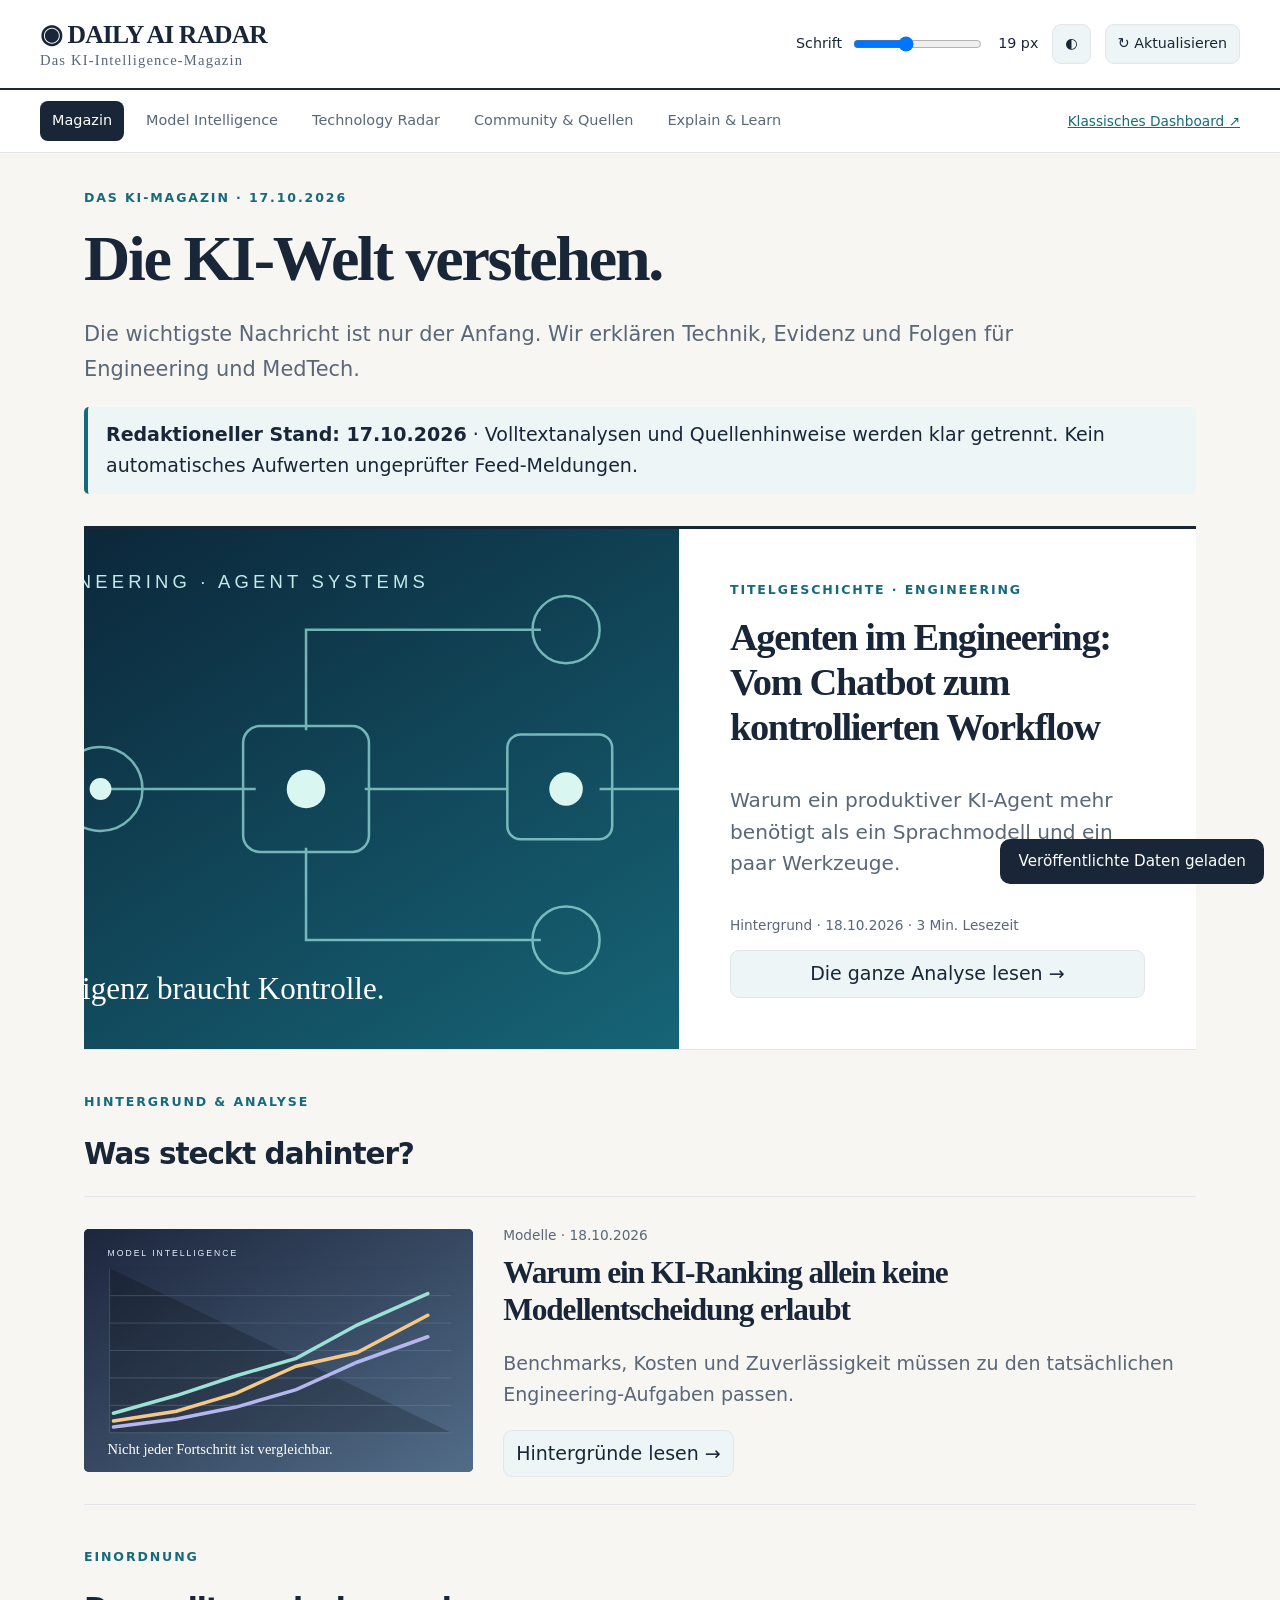
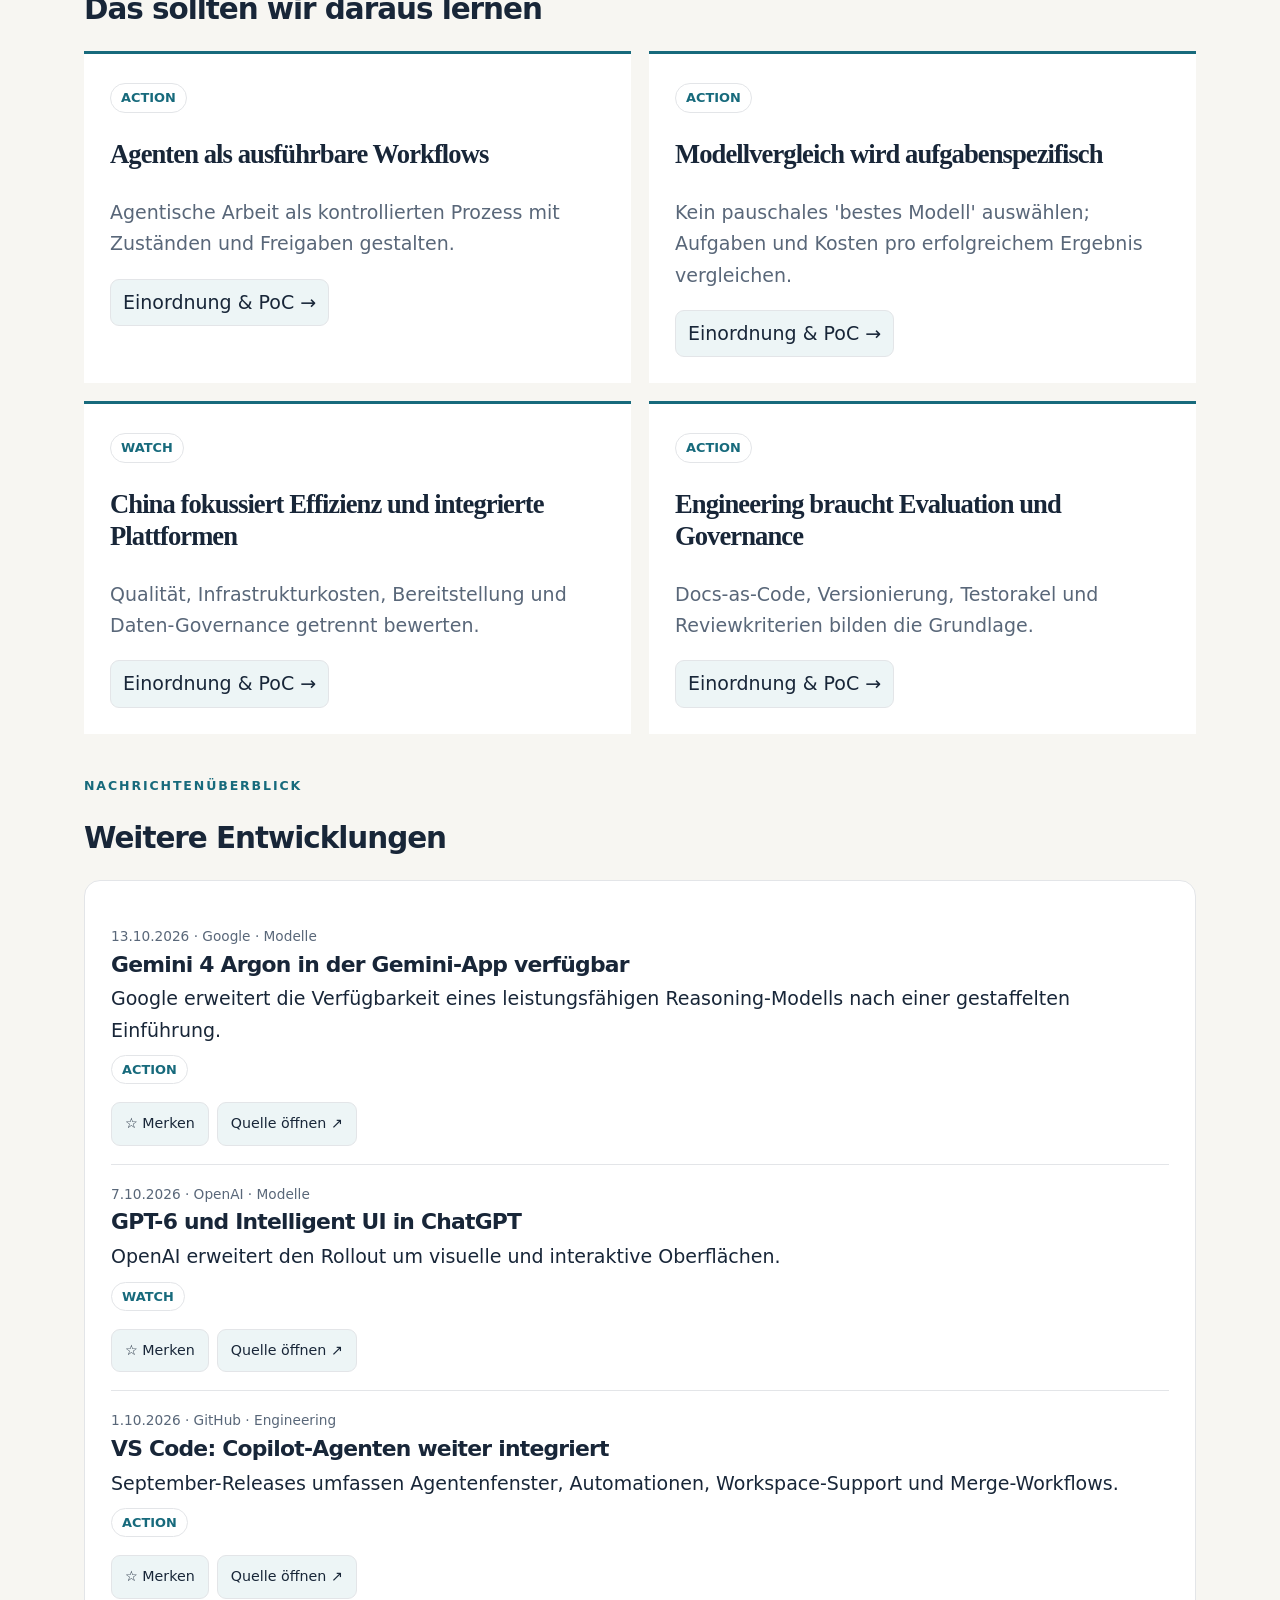
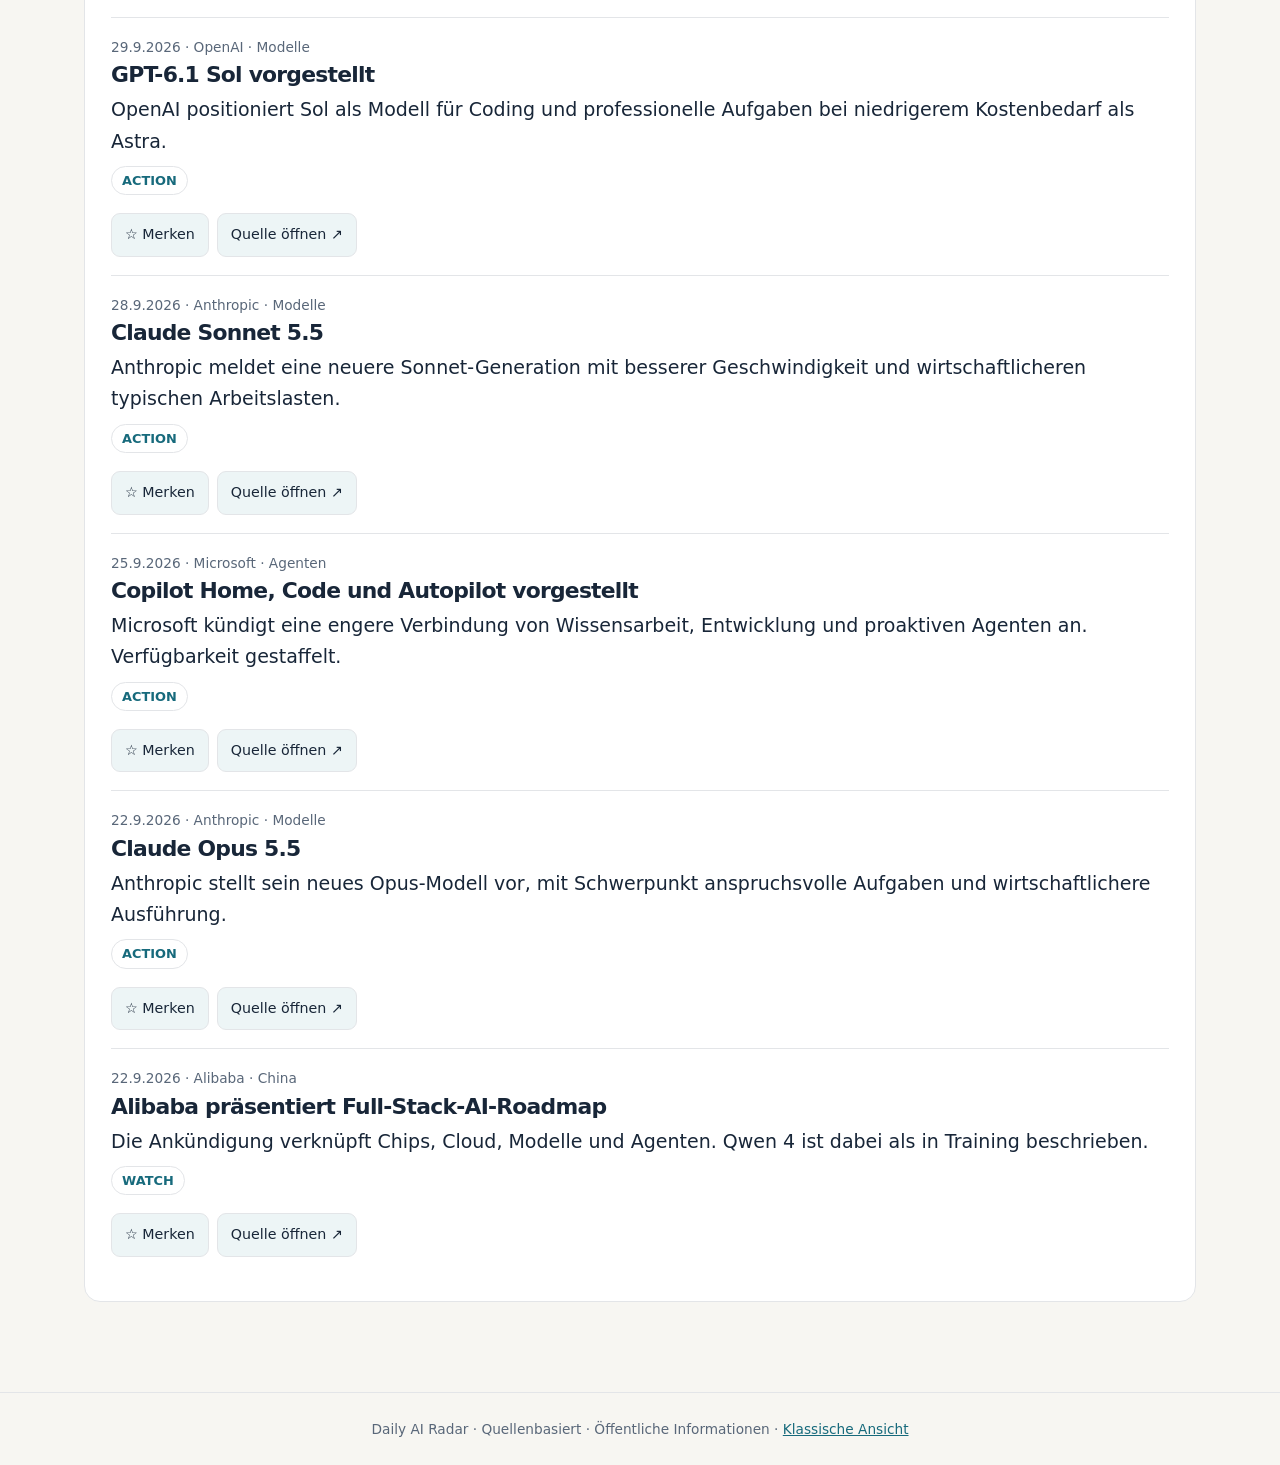
<file: magazine.html>
<!doctype html><html lang="de"><head><meta charset="utf-8"><meta name="viewport" content="width=device-width,initial-scale=1"><meta name="theme-color" content="#101d2c"><title>Daily AI Radar · Magazin</title><link rel="stylesheet" href="assets/magazine.css"><script defer src="assets/magazine.js"></script></head><body><header class="masthead"><a class="logo" href="magazine.html">◉ DAILY <b>AI RADAR</b><small>Das KI-Intelligence-Magazin</small></a><div class="header-actions"><label>Schrift <input id="font" type="range" min="15" max="25" value="19" aria-label="Schriftgröße"></label><span id="fontVal">19 px</span><button id="theme" title="Farbschema wechseln">◐</button><button id="refresh" title="Veröffentlichte Daten neu laden">↻ Aktualisieren</button></div></header><nav class="tabs" aria-label="Rubriken"><button data-view="today" class="active">Magazin</button><button data-view="models">Model Intelligence</button><button data-view="radar">Technology Radar</button><button data-view="signals">Community & Quellen</button><button data-view="learn">Explain & Learn</button><a href="index.html">Klassisches Dashboard ↗</a></nav><main id="app" aria-live="polite"><p>Daten werden geladen …</p></main><footer>Daily AI Radar · Quellenbasiert · Öffentliche Informationen · <a href="index.html">Klassische Ansicht</a></footer><div id="toast" role="status" aria-live="polite"></div></body></html>
</file>
<file: assets/magazine.css>
:root{--bg:#f7f6f2;--paper:#fff;--ink:#182638;--muted:#596779;--line:#e3e5e8;--accent:#176a7c;--soft:#edf5f6;--fs:19px}*{box-sizing:border-box}html{scroll-behavior:smooth}body{margin:0;background:var(--bg);color:var(--ink);font:var(--fs)/1.65 system-ui,-apple-system,"Segoe UI",sans-serif}body.dark{--bg:#101a25;--paper:#192837;--ink:#e9f0f5;--muted:#b4c3cf;--line:#344758;--accent:#7ed3dd;--soft:#223b47}a{color:var(--accent)}button,input,select{font:inherit}button{cursor:pointer}.masthead{display:flex;justify-content:space-between;align-items:center;gap:18px;padding:19px max(24px,calc((100vw - 1200px)/2));background:var(--paper);border-bottom:1px solid var(--line)}.logo{text-decoration:none;color:var(--ink);font-size:1.22em;font-weight:700;line-height:1.25;letter-spacing:.03em}.logo small{display:block;font-size:.57em;font-weight:400;letter-spacing:.08em;color:var(--muted)}.header-actions{display:flex;align-items:center;gap:14px;flex-wrap:wrap;font-size:.75em}.header-actions label{display:flex;align-items:center;gap:9px}.header-actions button,.control{background:var(--soft);border:1px solid var(--line);color:var(--ink);padding:7px 12px;border-radius:9px}.tabs{display:flex;gap:10px;align-items:center;overflow-x:auto;padding:11px max(24px,calc((100vw - 1200px)/2));background:var(--paper);border-bottom:1px solid var(--line);white-space:nowrap}.tabs button{background:none;border:0;color:var(--muted);padding:8px 12px;font-size:.76em;border-radius:8px}.tabs button.active{background:var(--ink);color:var(--paper)}.tabs a{font-size:.72em;margin-left:auto}main{max-width:1200px;margin:0 auto;padding:35px 24px 90px}.eyebrow{text-transform:uppercase;letter-spacing:.15em;font-size:.66em;font-weight:800;color:var(--accent)}h1,h2,h3{line-height:1.18;letter-spacing:-.025em}h1{font-size:clamp(2.1em,4.5vw,3.3em);margin:12px 0 16px}h2{font-size:1.55em}h3{font-size:1.15em}.lead{color:var(--muted);font-size:1.1em;max-width:75ch}.section{margin-top:42px}.rule{border:0;border-top:1px solid var(--line);margin:26px 0}.grid{display:grid;grid-template-columns:1.6fr 1fr;gap:20px}.cards{display:grid;grid-template-columns:repeat(3,1fr);gap:18px}.card,.hero,.article,.panel{background:var(--paper);border:1px solid var(--line);border-radius:16px;padding:26px}.hero{padding:38px;min-height:360px;background:linear-gradient(125deg,var(--paper),var(--soft));display:flex;flex-direction:column;justify-content:center}.hero h2{font-size:2.1em;max-width:20ch;margin:12px 0}.card h3{margin:10px 0}.card p,.article p{color:var(--muted)}.meta{font-size:.72em;color:var(--muted)}.pill{display:inline-block;border:1px solid var(--line);padding:3px 10px;border-radius:30px;font-size:.68em;font-weight:700;color:var(--accent);margin-right:6px}.actions{display:flex;flex-wrap:wrap;gap:8px;margin-top:18px}.actions button,.actions a{font-size:.75em;border-radius:9px;padding:9px 13px;background:var(--soft);color:var(--ink);border:1px solid var(--line);text-decoration:none}.article{max-width:840px;margin:20px auto;padding:clamp(22px,5vw,60px)}.article h2{margin-top:35px}.article blockquote{border-left:4px solid var(--accent);padding-left:18px;color:var(--ink);font-style:italic}.article .source{overflow-wrap:anywhere}.toolbar{display:flex;gap:12px;flex-wrap:wrap;margin:18px 0}.toolbar input,.toolbar select{background:var(--paper);color:var(--ink);border:1px solid var(--line);border-radius:8px;padding:10px}.toolbar input{min-width:210px;flex:1}.muted{color:var(--muted)}.tablewrap{overflow:auto}table{width:100%;border-collapse:collapse;font-size:.8em}td,th{text-align:left;padding:12px;border-bottom:1px solid var(--line)}th{color:var(--muted)}.bar{height:13px;background:var(--line);border-radius:9px;min-width:120px;overflow:hidden}.bar>span{display:block;height:100%;background:var(--accent);border-radius:9px}.chartrow{display:grid;grid-template-columns:minmax(140px,1fr) 2fr 60px;align-items:center;gap:12px;margin:12px 0;font-size:.8em}.note{border-left:4px solid var(--accent);padding:12px 18px;background:var(--soft);border-radius:5px;margin:16px 0}.empty{padding:25px;background:var(--soft);border-radius:12px}.story{padding:18px 0;border-bottom:1px solid var(--line)}.story:last-child{border:0}.story h3{margin:4px 0}.story p{margin:6px 0}.filters{display:flex;gap:8px;flex-wrap:wrap}.filters button{font-size:.7em;padding:6px 11px;background:var(--paper);color:var(--ink);border:1px solid var(--line);border-radius:18px}.filters button.active{background:var(--ink);color:var(--paper)}footer{padding:25px;text-align:center;font-size:.72em;color:var(--muted);border-top:1px solid var(--line)}#toast{position:fixed;bottom:16px;right:16px;background:var(--ink);color:var(--paper);padding:10px 18px;border-radius:10px;display:none;font-size:.8em}@media(max-width:780px){.masthead{align-items:flex-start;flex-direction:column}.grid,.cards{grid-template-columns:1fr}.hero{min-height:250px;padding:25px}.hero h2{font-size:1.65em}.article{padding:22px}.tabs a{display:none}}
/* Editorial magazine edition */
:root{--editorial-serif:Georgia,"Times New Roman",serif}
.masthead{border-bottom:2px solid var(--ink)}
.logo{font-family:var(--editorial-serif);font-size:1.35em;letter-spacing:-.035em}
main{max-width:1160px}
h1,h2,h3{letter-spacing:-.035em}
h1,.feature h2,.article h1{font-family:var(--editorial-serif);font-weight:700}
h1{font-size:clamp(2.4em,5vw,4em);max-width:19ch}
.feature{display:grid;grid-template-columns:1.15fr 1fr;background:var(--paper);border-top:3px solid var(--ink);border-bottom:1px solid var(--line);margin-top:32px;overflow:hidden}
.feature-media{background:#102332;min-height:390px}
.cover{width:100%;display:block;aspect-ratio:16/10;object-fit:cover;background:#142b39}
.feature-media .cover{height:100%;min-height:390px;aspect-ratio:auto}
.feature-copy{padding:clamp(25px,4vw,54px);display:flex;flex-direction:column;justify-content:center}
.feature h2{font-size:clamp(1.8em,3vw,2.65em);margin:14px 0}
.feature-deck{font-size:1.06em;line-height:1.58;color:var(--muted)}
.editorial-list{border-top:1px solid var(--line)}
.editorial-item{display:grid;grid-template-columns:minmax(180px,35%) 1fr;gap:30px;align-items:center;padding:27px 0;border-bottom:1px solid var(--line)}
.editorial-item .cover{border-radius:5px}
.editorial-item h3{font:700 1.65em/1.2 var(--editorial-serif);margin:7px 0}
.editorial-item p{color:var(--muted)}
.insight-list{display:grid;grid-template-columns:repeat(2,1fr);gap:18px}
.insight{background:var(--paper);border-top:3px solid var(--accent);padding:26px}
.insight h3{font-family:var(--editorial-serif);font-size:1.4em}
.insight p{color:var(--muted)}
.article{max-width:850px;border:none;background:var(--paper);box-shadow:0 8px 36px #0000000b}
.article>.cover{margin:-10px 0 28px;border-radius:5px}
.article h1{font-size:clamp(2.1em,4vw,3.35em);max-width:none}
.article .lead{font:1.25em/1.6 var(--editorial-serif);color:var(--ink);max-width:66ch}
.article section{margin-top:42px}
.article section h2{font:700 1.65em/1.25 var(--editorial-serif)}
.article section p{max-width:70ch;line-height:1.82;color:var(--ink)}
.article section p:first-of-type::first-letter{font-weight:600}
.article .note{font-size:.85em}
@media(max-width:780px){.feature{grid-template-columns:1fr}.feature-media,.feature-media .cover{min-height:220px}.editorial-item{grid-template-columns:1fr;gap:15px}.insight-list{grid-template-columns:1fr}.feature-copy{padding:25px}.article{box-shadow:none}}
</file>
